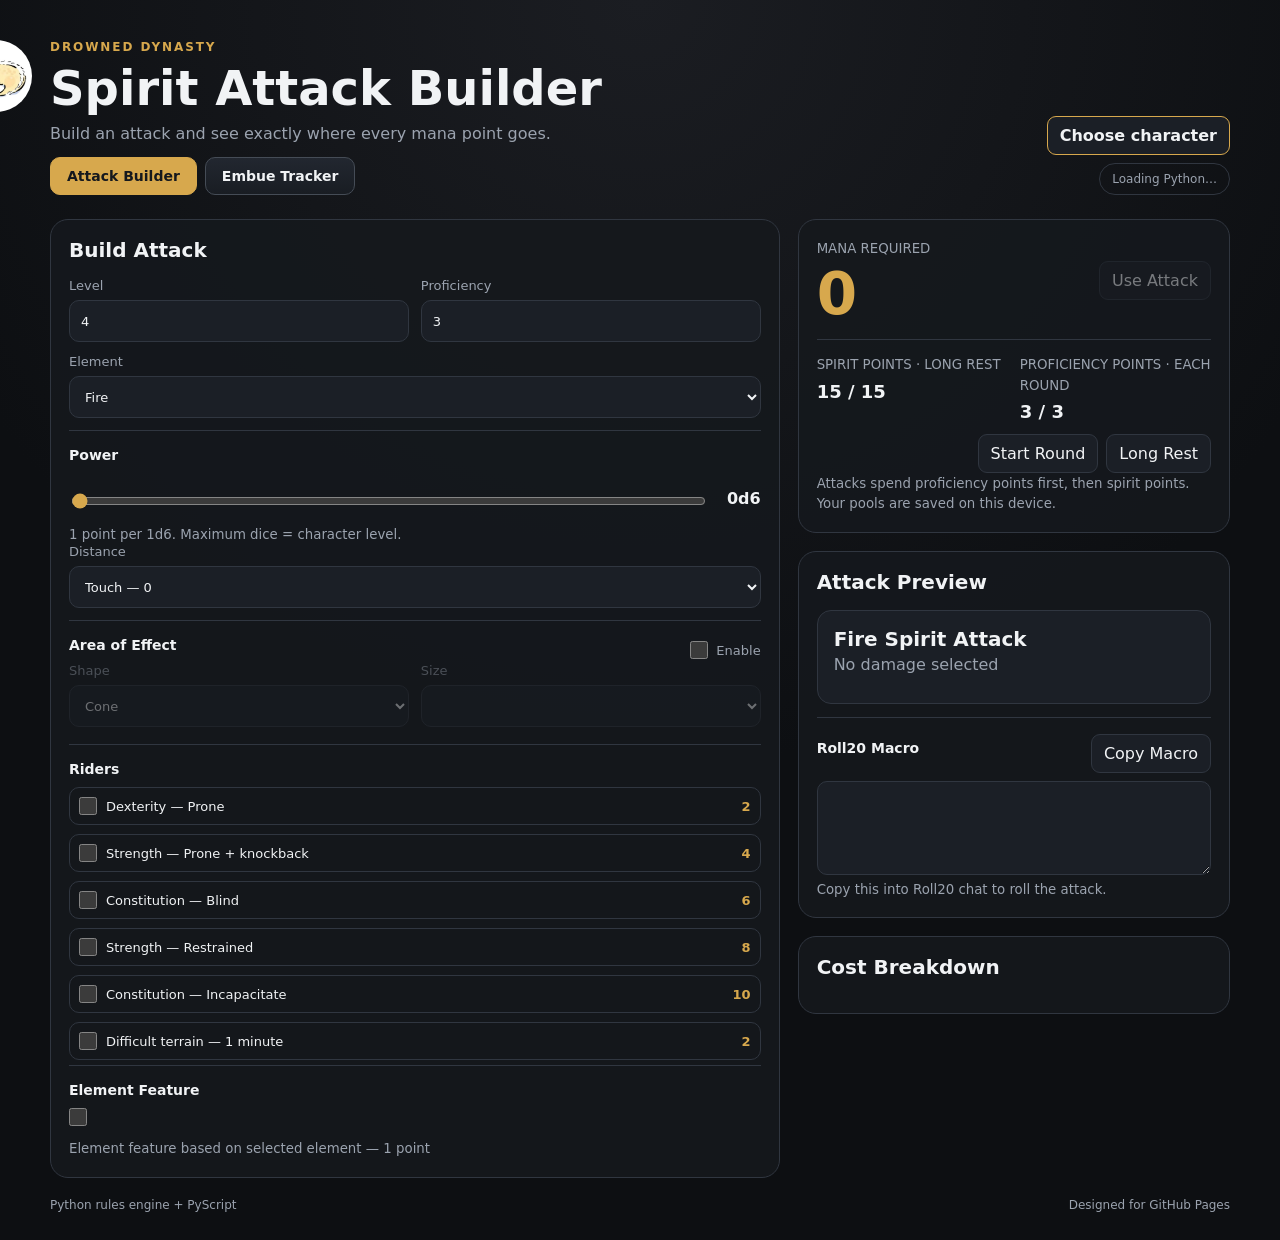
<file: web/index.html>
<!doctype html>
<html lang="en">
<head>
  <meta charset="utf-8">
  <meta name="viewport" content="width=device-width, initial-scale=1">
  <title>Spirit Attack Builder</title>
  <link rel="stylesheet" href="style.css?v=8">
</head>
<body>
  <main class="app">
    <header>
      <div class="brand-heading">
        <img class="brand-logo" src="DD_logo.png" alt="Drowned Dynasty spirit mascot" width="72" height="72">
        <div>
          <p class="eyebrow">DROWNED DYNASTY</p>
          <h1>Spirit Attack Builder</h1>
          <p class="sub">Build an attack and see exactly where every mana point goes.</p>
          <nav class="page-nav" aria-label="Page navigation">
            <a class="nav-button active" href="index.html" aria-current="page">Attack Builder</a>
            <a class="nav-button" href="embue.html">Embue Tracker</a>
          </nav>
        </div>
      </div>
      <div class="header-tools">
        <button id="active-character" class="character-switch" type="button">Choose character</button>
        <div id="python-status" class="status">Loading Python…</div>
      </div>
    </header>

    <section class="layout">
      <form id="builder" class="panel">
        <h2>Build Attack</h2>

        <div class="grid two">
          <label>Level
            <input id="level" type="number" min="1" max="20" value="4">
          </label>
          <label>Proficiency
            <input id="prof" type="number" min="0" max="6" value="3" readonly>
          </label>
        </div>

        <label>Element
          <select id="element">
            <option value="fire">Fire</option>
            <option value="water">Water</option>
            <option value="wood">Wood</option>
            <option value="metal">Metal</option>
            <option value="earth">Earth</option>
          </select>
        </label>

        <div class="section">
          <h3>Power</h3>
          <div class="range-row">
            <input id="power" type="range" min="0" max="5" value="0">
            <strong id="power-value">0d6</strong>
          </div>
          <small id="power-note">1 point per 1d6. Maximum dice = character level.</small>
        </div>

        <label>Distance
          <select id="distance">
            <option value="0">Touch — 0</option>
            <option value="30">30 ft — 1</option>
            <option value="60">60 ft — 2</option>
            <option value="120">120 ft — 3</option>
            <option value="300">300 ft — 4</option>
          </select>
        </label>

        <div class="section">
          <div class="section-title">
            <h3>Area of Effect</h3>
            <label class="inline"><input id="aoe-enabled" type="checkbox"> Enable</label>
          </div>
          <div id="aoe-controls" class="grid two disabled">
            <label>Shape
              <select id="aoe-shape">
                <option value="cone">Cone</option>
                <option value="radius">Radius</option>
                <option value="line">Line</option>
              </select>
            </label>
            <label>Size
              <select id="aoe-size"></select>
            </label>
          </div>
        </div>

        <div class="section">
          <h3>Riders</h3>
          <div class="checks">
            <label><input class="rider" type="checkbox" value="dexterity_prone"> Dexterity — Prone <b>2</b></label>
            <label><input class="rider" type="checkbox" value="strength_prone_knockback"> Strength — Prone + knockback <b>4</b></label>
            <label><input class="rider" type="checkbox" value="constitution_blind"> Constitution — Blind <b>6</b></label>
            <label><input class="rider" type="checkbox" value="strength_restrained"> Strength — Restrained <b>8</b></label>
            <label><input class="rider" type="checkbox" value="constitution_incapacitate"> Constitution — Incapacitate <b>10</b></label>
            <label><input class="rider" type="checkbox" value="difficult_terrain"> Difficult terrain — 1 minute <b>2</b></label>
          </div>
        </div>

        <div class="section">
          <h3>Element Feature</h3>
          <label class="feature"><input id="element-feature" type="checkbox"><span id="feature-text"></span></label>
          <small>Element feature based on selected element — 1 point</small>
        </div>
      </form>

      <aside class="right">
        <section class="panel">
          <div class="total-card">
            <div>
              <small>MANA REQUIRED</small>
              <div id="total" class="big">0</div>
            </div>
            <button id="use-attack" type="button" disabled>Use Attack</button>
          </div>
          <div class="resource-pools">
            <div class="resource-pool">
              <small>SPIRIT POINTS · LONG REST</small>
              <strong id="spirit-pool">15 / 15</strong>
            </div>
            <div class="resource-pool">
              <small>PROFICIENCY POINTS · EACH ROUND</small>
              <strong id="proficiency-pool">3 / 3</strong>
            </div>
          </div>
          <div class="resource-actions">
            <button id="start-round" type="button">Start Round</button>
            <button id="long-rest" type="button">Long Rest</button>
          </div>
          <small class="resource-note">Attacks spend proficiency points first, then spirit points. Your pools are saved on this device.</small>
        </section>

        <section class="panel">
          <h2>Attack Preview</h2>
          <div id="preview" class="preview">
            <div id="preview-name">Fire Spirit Attack</div>
            <div id="preview-damage">No damage selected</div>
            <div id="preview-tags"></div>
          </div>
          <div id="warning" class="warning"></div>
          <div class="section">
            <div class="section-title">
              <h3>Roll20 Macro</h3>
              <button id="copy-macro" type="button">Copy Macro</button>
            </div>
            <textarea id="roll20-macro" rows="4" readonly aria-label="Generated Roll20 macro"></textarea>
            <small id="macro-status">Copy this into Roll20 chat to roll the attack.</small>
          </div>
        </section>

        <section class="panel">
          <h2>Cost Breakdown</h2>
          <div id="breakdown"></div>
        </section>
      </aside>
    </section>

    <footer>
      <span>Python rules engine + PyScript</span>
      <span>Designed for GitHub Pages</span>
    </footer>
  </main>

  <div id="character-dialog" class="character-dialog" hidden>
    <section class="panel character-dialog-card" role="dialog" aria-modal="true" aria-labelledby="character-dialog-title">
      <h2 id="character-dialog-title">Choose your character</h2>
      <p class="sub">Your points, attack bonus, and save DC will use this profile.</p>
      <label>Character profile
        <select id="character-choice" aria-label="Character profile"></select>
      </label>
      <div class="character-dialog-actions">
        <button id="cancel-character" type="button" hidden>Cancel</button>
        <button id="confirm-character" class="primary-button" type="button">Continue</button>
      </div>
    </section>
  </div>
  <link rel="stylesheet" href="https://pyscript.net/releases/2026.7.3/core.css">
  <script type="module" src="https://pyscript.net/releases/2026.7.3/core.js"></script>
  <script type="py" src="attack_page.py?v=8" config="attack-config.toml?v=8"></script>
</body>
</html>
</file>
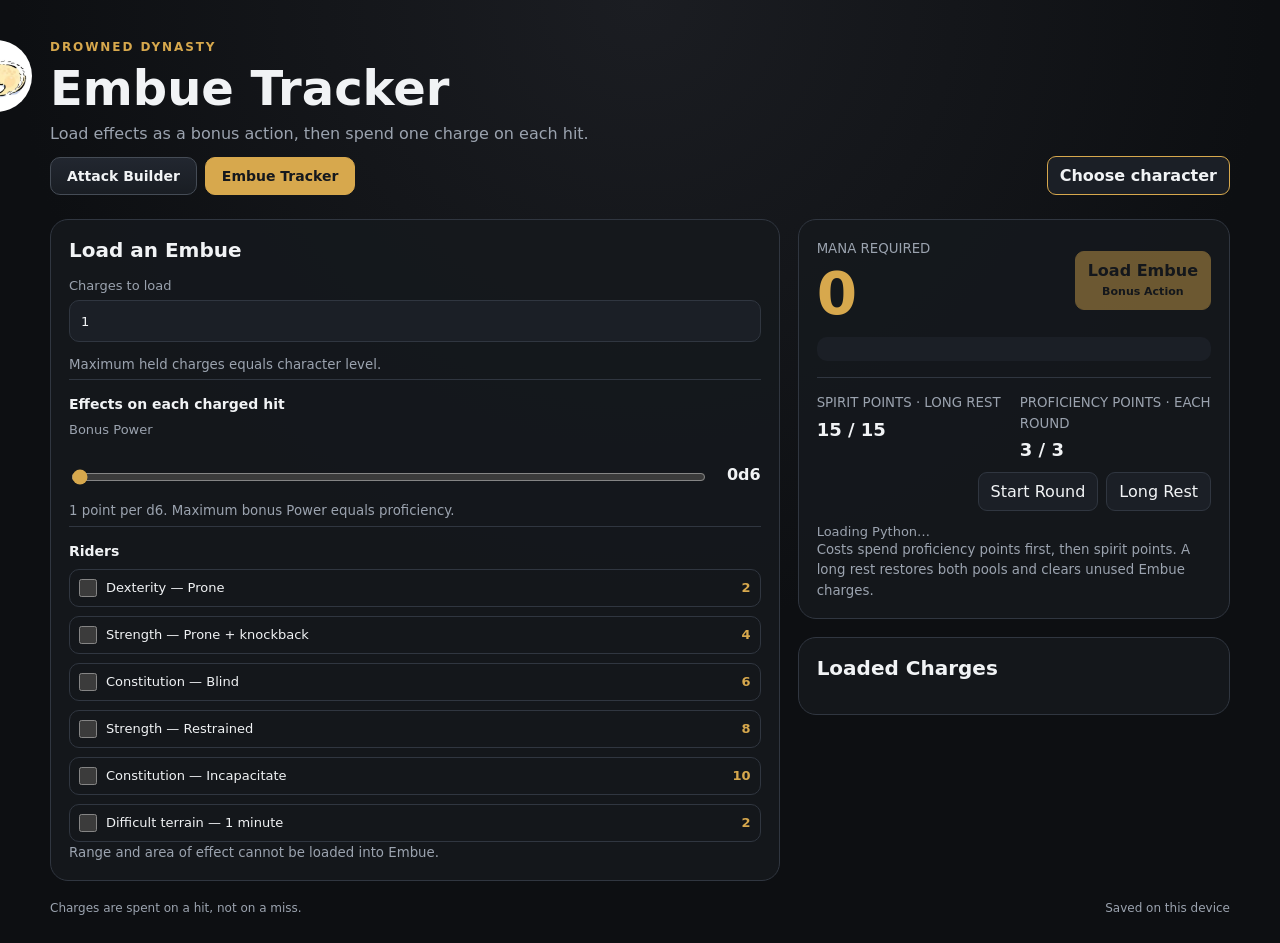
<file: web/embue.html>
<!doctype html>
<html lang="en">
<head>
  <meta charset="utf-8">
  <meta name="viewport" content="width=device-width, initial-scale=1">
  <title>Embue Tracker · Spirit Attack Builder</title>
  <link rel="stylesheet" href="style.css?v=8">
</head>
<body>
  <main class="app">
    <header>
      <div class="brand-heading">
        <img class="brand-logo" src="DD_logo.png" alt="Drowned Dynasty spirit mascot" width="72" height="72">
        <div>
          <p class="eyebrow">DROWNED DYNASTY</p>
          <h1>Embue Tracker</h1>
          <p class="sub">Load effects as a bonus action, then spend one charge on each hit.</p>
          <nav class="page-nav" aria-label="Page navigation">
            <a class="nav-button" href="index.html">Attack Builder</a>
            <a class="nav-button active" href="embue.html" aria-current="page">Embue Tracker</a>
          </nav>
        </div>
      </div>
      <button id="active-character" class="character-switch" type="button">Choose character</button>
    </header>

    <section class="layout">
      <form id="embue-form" class="panel">
        <h2>Load an Embue</h2>
        <label>Charges to load
          <input id="charges" type="number" min="1" step="1" value="1">
        </label>
        <small id="charge-limit">Maximum held charges equals character level.</small>

        <div class="section">
          <h3>Effects on each charged hit</h3>
          <label for="power">Bonus Power</label>
          <div class="range-row">
            <input id="power" type="range" min="0" max="3" value="0" aria-label="Bonus Power">
            <strong id="power-value">0d6</strong>
          </div>
          <small id="power-note">1 point per d6. Maximum bonus Power equals proficiency.</small>
        </div>

        <div class="section">
          <h3>Riders</h3>
          <div class="checks">
            <label><input class="rider" type="checkbox" value="dexterity_prone"> Dexterity — Prone <b>2</b></label>
            <label><input class="rider" type="checkbox" value="strength_prone_knockback"> Strength — Prone + knockback <b>4</b></label>
            <label><input class="rider" type="checkbox" value="constitution_blind"> Constitution — Blind <b>6</b></label>
            <label><input class="rider" type="checkbox" value="strength_restrained"> Strength — Restrained <b>8</b></label>
            <label><input class="rider" type="checkbox" value="constitution_incapacitate"> Constitution — Incapacitate <b>10</b></label>
            <label><input class="rider" type="checkbox" value="difficult_terrain"> Difficult terrain — 1 minute <b>2</b></label>
          </div>
          <small>Range and area of effect cannot be loaded into Embue.</small>
        </div>

      </form>

      <aside class="right">
        <section class="panel embue-summary">
          <div class="total-card">
            <div>
              <small>MANA REQUIRED</small>
              <div id="total-cost" class="big">0</div>
            </div>
            <button id="load-embue" type="button" disabled>Load Embue<br><small>Bonus Action</small></button>
          </div>
          <div id="cost-breakdown" class="embue-cost"></div>
          <div class="resource-pools">
            <div class="resource-pool">
              <small>SPIRIT POINTS · LONG REST</small>
              <strong id="spirit-pool">15 / 15</strong>
            </div>
            <div class="resource-pool">
              <small>PROFICIENCY POINTS · EACH ROUND</small>
              <strong id="proficiency-pool">3 / 3</strong>
            </div>
          </div>
          <div class="resource-actions">
            <button id="start-round" type="button">Start Round</button>
            <button id="long-rest" type="button">Long Rest</button>
          </div>
          <div id="message" class="warning" aria-live="polite">Loading Python…</div>
          <small class="resource-note">Costs spend proficiency points first, then spirit points. A long rest restores both pools and clears unused Embue charges.</small>
        </section>

        <section class="panel">
          <h2>Loaded Charges</h2>
          <p id="held-count" class="sub"></p>
          <div id="batches" class="batch-list"></div>
        </section>
      </aside>
    </section>

    <footer>
      <span>Charges are spent on a hit, not on a miss.</span>
      <span>Saved on this device</span>
    </footer>
  </main>
  <div id="character-dialog" class="character-dialog" hidden>
    <section class="panel character-dialog-card" role="dialog" aria-modal="true" aria-labelledby="character-dialog-title">
      <h2 id="character-dialog-title">Choose your character</h2>
      <p class="sub">Your point pools and loaded charges belong to this profile.</p>
      <label>Character profile
        <select id="character-choice" aria-label="Character profile"></select>
      </label>
      <div class="character-dialog-actions">
        <button id="cancel-character" type="button" hidden>Cancel</button>
        <button id="confirm-character" class="primary-button" type="button">Continue</button>
      </div>
    </section>
  </div>
  <link rel="stylesheet" href="https://pyscript.net/releases/2026.7.3/core.css">
  <script type="module" src="https://pyscript.net/releases/2026.7.3/core.js"></script>
  <script type="py" src="embue_page.py?v=8" config="embue-config.toml?v=8"></script>
</body>
</html>
</file>
<file: web/style.css>
:root {
  color-scheme: dark;
  font-family: Inter, system-ui, -apple-system, BlinkMacSystemFont, "Segoe UI", sans-serif;
  --bg: #0d0f12;
  --panel: #15181d;
  --panel2: #1b1f26;
  --border: #303640;
  --text: #f1f3f5;
  --muted: #9ba3af;
  --accent: #d7a84d;
  --danger: #e06b6b;
}

* { box-sizing: border-box; }

body {
  margin: 0;
  background: radial-gradient(circle at top, #1b1d22, var(--bg) 55%);
  color: var(--text);
}

.app {
  width: min(1180px, calc(100% - 32px));
  margin: 0 auto;
  padding: 40px 0 28px;
}

header {
  display: flex;
  justify-content: space-between;
  align-items: end;
  gap: 20px;
  margin-bottom: 24px;
}

.eyebrow {
  color: var(--accent);
  font-size: 12px;
  font-weight: 800;
  letter-spacing: .16em;
  margin: 0 0 6px;
}

.brand-heading { position: relative; }
.brand-logo {
  position: absolute;
  left: -90px;
  top: 0;
  width: 72px;
  height: 72px;
  max-width: 72px;
  max-height: 72px;
  object-fit: cover;
  object-position: center;
  border: none;
  border-radius: 50%;
  background: transparent;
}

h1 { margin: 0; font-size: clamp(30px, 5vw, 48px); }
h2 { margin: 0 0 16px; font-size: 20px; }
h3 { margin: 0 0 10px; font-size: 14px; }
.sub { color: var(--muted); margin: 8px 0 0; }

.page-nav { display: flex; gap: 8px; margin-top: 14px; }
.nav-button {
  display: inline-block;
  border: 1px solid #454c56;
  border-radius: 10px;
  padding: 10px 16px;
  color: var(--text);
  background: linear-gradient(180deg, #222730, #191d23);
  font-size: 14px;
  font-weight: 700;
  text-decoration: none;
  transition: border-color .15s ease, background .15s ease, transform .15s ease;
}
.nav-button:hover { border-color: var(--accent); transform: translateY(-1px); }
.nav-button.active { border-color: var(--accent); color: #15181d; background: var(--accent); }

.status {
  border: 1px solid var(--border);
  border-radius: 999px;
  padding: 8px 12px;
  font-size: 12px;
  color: var(--muted);
  white-space: nowrap;
}

.header-tools { display: grid; justify-items: end; gap: 8px; }
.character-switch { border-color: var(--accent); color: var(--text); font-weight: 700; }
.character-dialog[hidden] { display: none; }
.character-dialog {
  position: fixed;
  inset: 0;
  z-index: 20;
  display: grid;
  place-items: center;
  padding: 20px;
  background: rgba(4, 6, 9, .78);
}
.character-dialog-card { width: min(440px, 100%); box-shadow: 0 18px 70px rgba(0, 0, 0, .5); }
.character-dialog-card .sub { margin: -6px 0 18px; }
.character-dialog-actions { display: flex; justify-content: flex-end; gap: 8px; }
.primary-button { border-color: var(--accent); background: var(--accent); color: #15181d; font-weight: 700; }
.primary-button:hover:not(:disabled) { background: #e3ba68; }

.layout {
  display: grid;
  grid-template-columns: minmax(0, 1.35fr) minmax(300px, .8fr);
  gap: 18px;
}

.right { display: grid; align-content: start; gap: 18px; }

.panel {
  background: rgba(21, 24, 29, .92);
  border: 1px solid var(--border);
  border-radius: 18px;
  padding: 18px;
}

label {
  display: block;
  font-size: 13px;
  color: var(--muted);
  margin-bottom: 12px;
}

input, select {
  width: 100%;
  margin-top: 7px;
  min-height: 42px;
  padding: 9px 11px;
  border: 1px solid var(--border);
  border-radius: 10px;
  background: var(--panel2);
  color: var(--text);
  font: inherit;
}

textarea {
  width: 100%;
  margin-top: 8px;
  padding: 10px 11px;
  border: 1px solid var(--border);
  border-radius: 10px;
  background: var(--panel2);
  color: var(--text);
  font: 12px/1.5 ui-monospace, SFMono-Regular, Consolas, monospace;
  resize: vertical;
}

input[type="checkbox"] { width: 18px; min-height: 18px; margin: 0; }
input[type="range"] { accent-color: var(--accent); padding: 0; }

.grid { display: grid; gap: 12px; }
.two { grid-template-columns: 1fr 1fr; }

.section {
  border-top: 1px solid var(--border);
  margin-top: 5px;
  padding-top: 16px;
}

.section-title {
  display: flex;
  justify-content: space-between;
  align-items: center;
}

.inline {
  display: flex;
  align-items: center;
  gap: 8px;
  margin: 0;
}

.inline input { margin: 0; }

.disabled {
  opacity: .4;
  pointer-events: none;
}

.range-row {
  display: grid;
  grid-template-columns: 1fr auto;
  gap: 12px;
  align-items: center;
}

.range-row strong { min-width: 45px; text-align: right; }

small { color: var(--muted); line-height: 1.45; }

.checks { display: grid; gap: 9px; }

.checks label {
  display: flex;
  align-items: center;
  gap: 9px;
  padding: 9px;
  margin: 0;
  border: 1px solid var(--border);
  border-radius: 10px;
  color: var(--text);
}

.checks label b { margin-left: auto; color: var(--accent); }

.feature {
  display: flex;
  gap: 10px;
  align-items: center;
  color: var(--text);
}

.total-card {
  display: flex;
  justify-content: space-between;
  gap: 20px;
  align-items: center;
}

.resource-pools {
  display: grid;
  grid-template-columns: 1fr 1fr;
  gap: 12px;
  border-top: 1px solid var(--border);
  margin-top: 16px;
  padding-top: 14px;
}

.resource-pool strong { display: block; margin-top: 6px; font-size: 18px; }

.resource-actions {
  display: flex;
  justify-content: flex-end;
  gap: 8px;
  margin-top: 12px;
}

button {
  border: 1px solid var(--border);
  border-radius: 9px;
  background: var(--panel2);
  color: var(--text);
  padding: 9px 12px;
  font: inherit;
  cursor: pointer;
}

button:hover:not(:disabled) { border-color: var(--accent); }
button:disabled { opacity: .45; cursor: not-allowed; }

.big {
  font-size: 58px;
  line-height: 1;
  font-weight: 800;
  color: var(--accent);
  margin-top: 7px;
}

.pool { text-align: right; }
.pool strong { display: block; margin-top: 6px; font-size: 18px; }

.preview {
  border: 1px solid var(--border);
  background: var(--panel2);
  border-radius: 14px;
  padding: 16px;
}

#preview-name { font-size: 20px; font-weight: 700; }
#preview-damage { margin-top: 4px; color: var(--muted); }

#preview-tags { display: flex; flex-wrap: wrap; gap: 7px; margin-top: 13px; }
.tag {
  border: 1px solid var(--border);
  border-radius: 999px;
  padding: 5px 9px;
  font-size: 12px;
  color: var(--muted);
}

.breakdown-row {
  display: flex;
  justify-content: space-between;
  gap: 14px;
  padding: 9px 0;
  border-bottom: 1px solid var(--border);
}

.breakdown-row:last-child { border-bottom: 0; }
.cost { color: var(--accent); font-weight: 700; }

.warning {
  margin-top: 13px;
  font-size: 13px;
  color: var(--muted);
}

.warning.bad { color: var(--danger); }

.batch-list { display: grid; gap: 12px; }
.batch-card { border: 1px solid var(--border); border-radius: 12px; padding: 14px; background: var(--panel2); }
.batch-top { display: flex; justify-content: space-between; gap: 12px; align-items: center; }
.batch-title { font-weight: 700; }
.batch-remaining { color: var(--accent); font-weight: 700; white-space: nowrap; }
.batch-effects { color: var(--muted); margin: 9px 0 12px; }
.batch-card.spent { opacity: .55; }
.embue-cost { display: grid; gap: 6px; margin: 14px 0; padding: 12px; background: var(--panel2); border-radius: 10px; }
.embue-cost-row { display: flex; justify-content: space-between; align-items: baseline; gap: 16px; padding: 3px 0; }
.embue-cost-row span { color: var(--muted); }
.embue-cost-row strong { white-space: nowrap; }
.embue-cost-total { border-top: 1px solid var(--border); padding-top: 10px; margin-top: 4px; font-weight: 700; }
.embue-cost-total span { color: var(--text); }
.embue-cost-total strong { color: var(--accent); }
.embue-summary #load-embue { border-color: var(--accent); background: var(--accent); color: #15181d; font-weight: 700; }
.embue-summary #load-embue:hover:not(:disabled) { background: #e3ba68; }
.embue-summary #load-embue small { display: inline-block; color: inherit; font-size: 11px; }

footer {
  display: flex;
  justify-content: space-between;
  color: var(--muted);
  font-size: 12px;
  margin-top: 20px;
}

@media (max-width: 1212px) {
  .brand-heading { display: flex; align-items: flex-start; gap: 12px; }
  .brand-logo { position: static; width: 52px; height: 52px; max-width: 52px; max-height: 52px; flex: 0 0 52px; }
}

@media (max-width: 800px) {
  .layout { grid-template-columns: 1fr; }
  header { align-items: start; flex-direction: column; }
}

@media (max-width: 480px) {
  .app { width: min(100% - 20px, 1180px); padding-top: 24px; }
  .two { grid-template-columns: 1fr; }
  footer { flex-direction: column; gap: 5px; }
}
</file>
